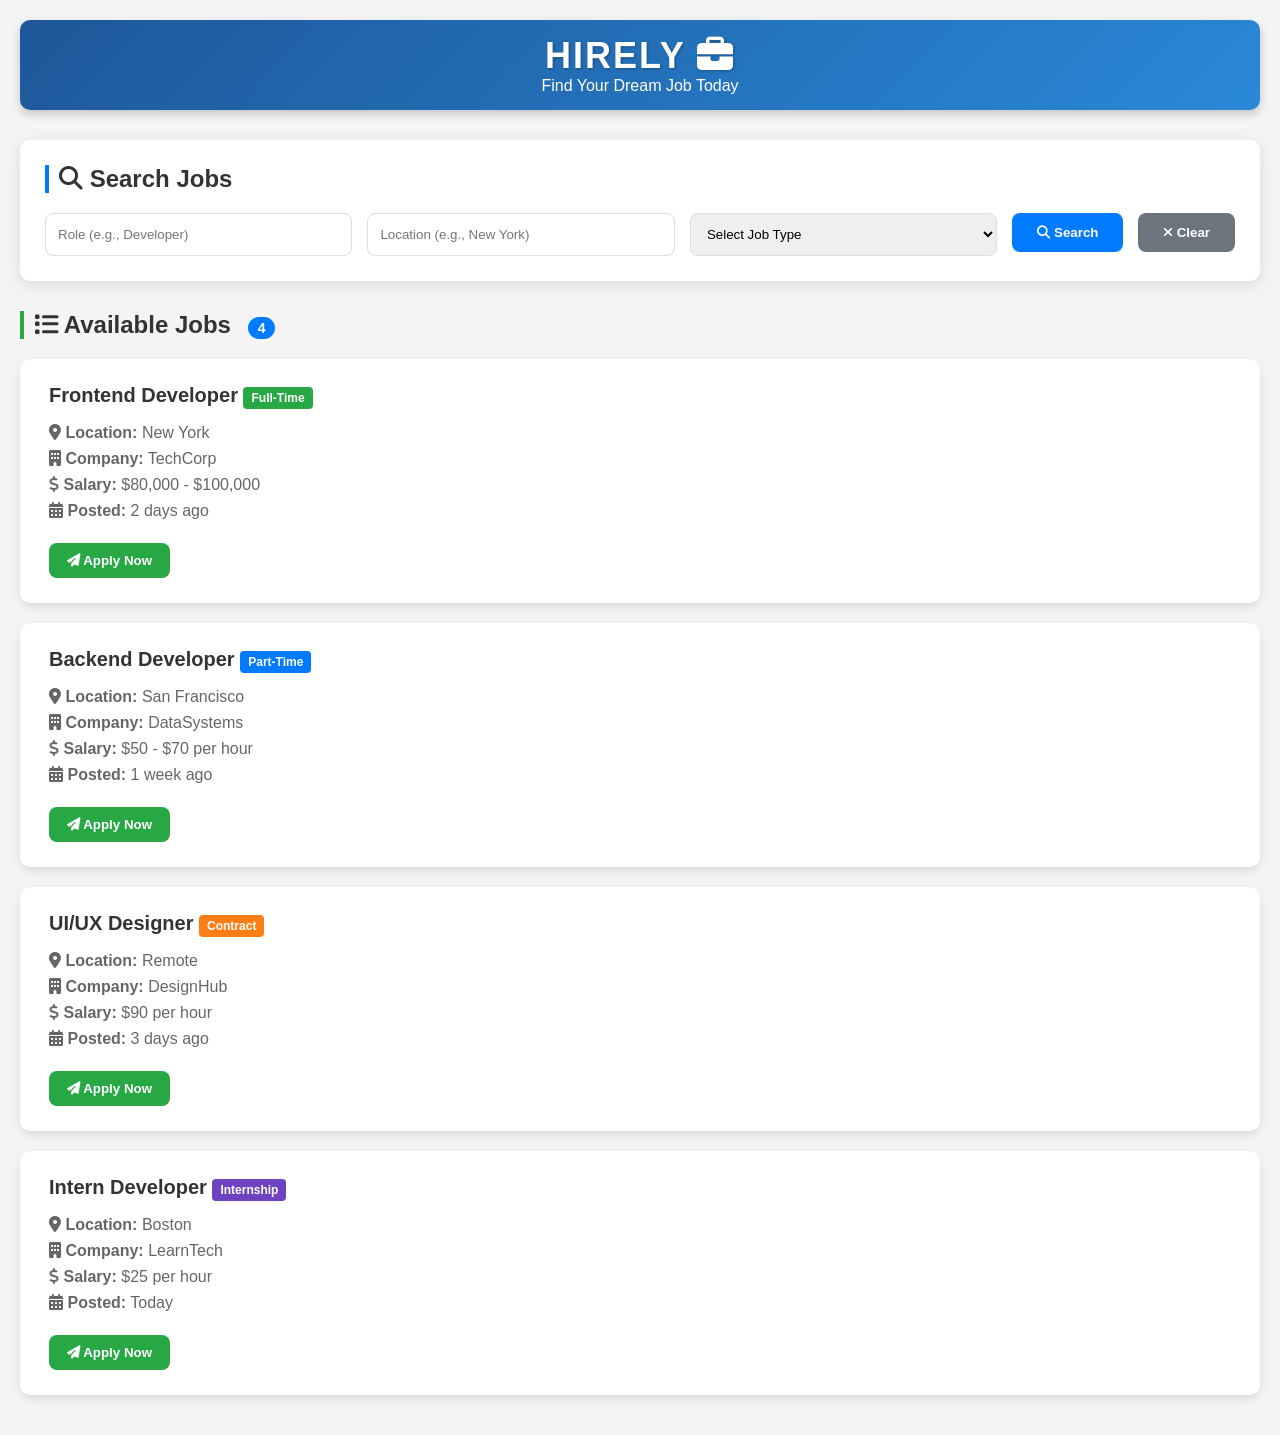
<file: index.html>
<!DOCTYPE html>
<html lang="en">
<head>
  <meta charset="UTF-8">
  <meta name="viewport" content="width=device-width, initial-scale=1">
  <title>Job Search Portal</title>
  <link rel="stylesheet" href="styles.css">
  <link rel="stylesheet" href="https://cdnjs.cloudflare.com/ajax/libs/font-awesome/6.4.0/css/all.min.css">
</head>
<body>

  <header>
    <h1>HIRELY <i class="fas fa-briefcase"></i></h1>
    <p>Find Your Dream Job Today</p>
  </header>

  <section class="filters">
    <h2><i class="fas fa-search"></i> Search Jobs</h2>
    <form id="search-form">
      <input type="text" id="role-input" placeholder="Role (e.g., Developer)">
      <input type="text" id="location-input" placeholder="Location (e.g., New York)">
      <select id="job-type-select">
        <option value="">Select Job Type</option>
        <option value="Full-Time">Full-Time</option>
        <option value="Part-Time">Part-Time</option>
        <option value="Internship">Internship</option>
        <option value="Contract">Contract</option>
      </select>
      <div>
        <button type="submit"><i class="fas fa-search"></i> Search</button>
        <button type="button" id="clear-filters"><i class="fas fa-times"></i> Clear</button>
      </div>
    </form>
  </section>

  <div id="no-results" class="message">
    <i class="fas fa-exclamation-circle"></i> No jobs match your search criteria. Try different filters.
  </div>

  <section class="job-listings">
    <h2><i class="fas fa-list"></i> Available Jobs <span id="job-count" class="count-badge">4</span></h2>

    <div class="job-card">
      <h3>Frontend Developer <span class="job-badge badge-fulltime">Full-Time</span></h3>
      <p><i class="fas fa-map-marker-alt"></i> <strong>Location:</strong> New York</p>
      <p><i class="fas fa-building"></i> <strong>Company:</strong> TechCorp</p>
      <p><i class="fas fa-dollar-sign"></i> <strong>Salary:</strong> $80,000 - $100,000</p>
      <p><i class="fas fa-calendar-alt"></i> <strong>Posted:</strong> 2 days ago</p>
      <button><i class="fas fa-paper-plane"></i> Apply Now</button>
    </div>

    <div class="job-card">
      <h3>Backend Developer <span class="job-badge badge-parttime">Part-Time</span></h3>
      <p><i class="fas fa-map-marker-alt"></i> <strong>Location:</strong> San Francisco</p>
      <p><i class="fas fa-building"></i> <strong>Company:</strong> DataSystems</p>
      <p><i class="fas fa-dollar-sign"></i> <strong>Salary:</strong> $50 - $70 per hour</p>
      <p><i class="fas fa-calendar-alt"></i> <strong>Posted:</strong> 1 week ago</p>
      <button><i class="fas fa-paper-plane"></i> Apply Now</button>
    </div>

    <div class="job-card">
      <h3>UI/UX Designer <span class="job-badge badge-contract">Contract</span></h3>
      <p><i class="fas fa-map-marker-alt"></i> <strong>Location:</strong> Remote</p>
      <p><i class="fas fa-building"></i> <strong>Company:</strong> DesignHub</p>
      <p><i class="fas fa-dollar-sign"></i> <strong>Salary:</strong> $90 per hour</p>
      <p><i class="fas fa-calendar-alt"></i> <strong>Posted:</strong> 3 days ago</p>
      <button><i class="fas fa-paper-plane"></i> Apply Now</button>
    </div>

    <div class="job-card">
      <h3>Intern Developer <span class="job-badge badge-internship">Internship</span></h3>
      <p><i class="fas fa-map-marker-alt"></i> <strong>Location:</strong> Boston</p>
      <p><i class="fas fa-building"></i> <strong>Company:</strong> LearnTech</p>
      <p><i class="fas fa-dollar-sign"></i> <strong>Salary:</strong> $25 per hour</p>
      <p><i class="fas fa-calendar-alt"></i> <strong>Posted:</strong> Today</p>
      <button><i class="fas fa-paper-plane"></i> Apply Now</button>
    </div>
  </section>

  <script src="script.js"></script>
</body>
</html>
</file>
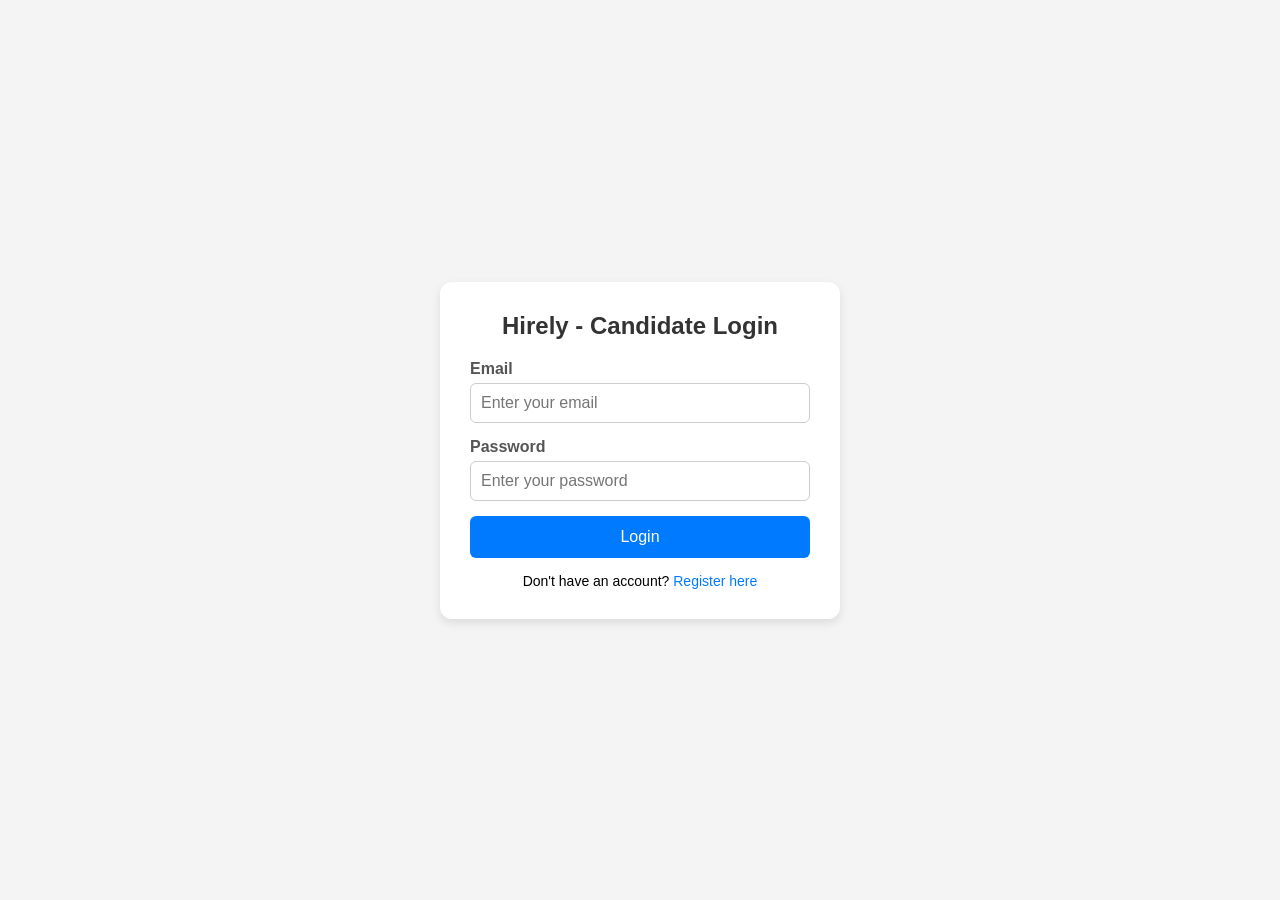
<file: login.html>
<!DOCTYPE html>
<html lang="en">
<head>
  <meta charset="UTF-8">
  <meta name="viewport" content="width=device-width, initial-scale=1">
  <title>Login - Job Search Portal</title>
  <link rel="stylesheet" href="login.css">
</head>
<body>
  
  <div class="login-container">
    <h2> Hirely - Candidate Login</h2>
    <form action="index.html">
      <label for="email">Email</label>
      <input type="email" id="email" placeholder="Enter your email" required>

      <label for="password">Password</label>
      <input type="password" id="password" placeholder="Enter your password" required>

      <button type="submit">Login</button>
      <p class="signup-link">Don't have an account? <a href="#">Register here</a></p>
    </form>
  </div>

</body>
</html>
</file>
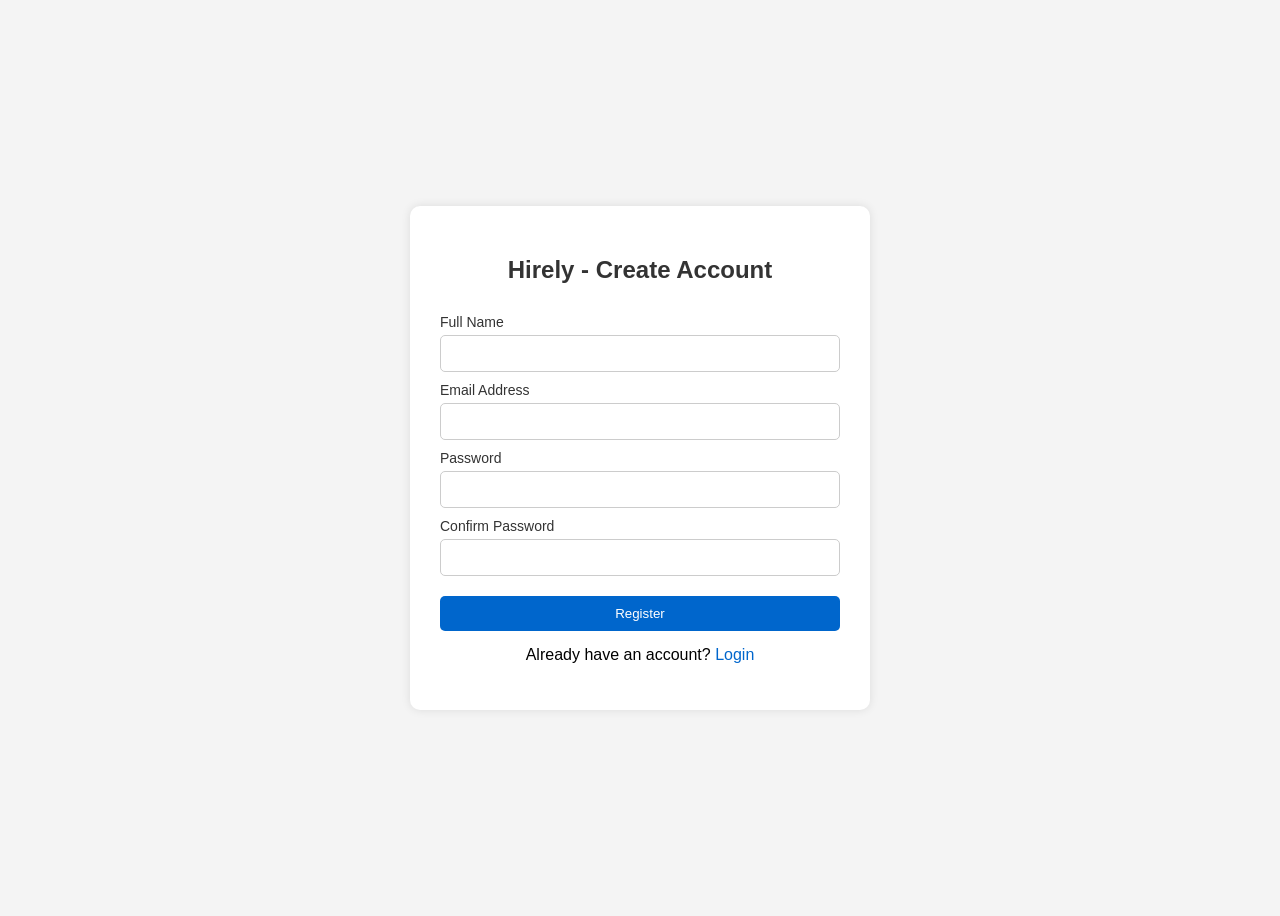
<file: registration.html>
<!DOCTYPE html>
<html lang="en">
<head>
  <meta charset="UTF-8">
  <title>Register - Hirely</title>
  <link rel="stylesheet" href="registration.css">
</head>
<body>
  <div class="register-container">
    <h2>Hirely - Create Account</h2>
    <form action="#" method="post">
      <label for="name">Full Name</label>
      <input type="text" id="name" name="name" required>

      <label for="email">Email Address</label>
      <input type="email" id="email" name="email" required>

      <label for="password">Password</label>
      <input type="password" id="password" name="password" required>

      <label for="confirm-password">Confirm Password</label>
      <input type="password" id="confirm-password" name="confirm-password" required>

      <button type="submit">Register</button>
      <p>Already have an account? <a href="login.html">Login</a></p>
    </form>
  </div>
</body>
</html>
</file>
<file: styles.css>
* {
	margin: 0;
	padding: 0;
	box-sizing: border-box;
  }
  
  body {
	font-family: Arial, sans-serif;
	background-color: #f4f4f4;
	padding: 20px;
  }
  
  header {
	text-align: center;
	margin-bottom: 30px;
	padding: 15px;
	background: linear-gradient(135deg, #1e5799, #2989d8);
	color: white;
	border-radius: 10px;
	box-shadow: 0 4px 10px rgba(0,0,0,0.2);
  }
  
  header h1 {
	font-size: 36px;
	letter-spacing: 2px;
	text-shadow: 1px 1px 3px rgba(0,0,0,0.3);
  }
  
  .filters {
	background: #fff;
	padding: 25px;
	margin-bottom: 30px;
	border-radius: 10px;
	box-shadow: 0 4px 15px rgba(0,0,0,0.1);
	transition: all 0.3s ease;
  }
  
  .filters:hover {
	transform: translateY(-5px);
	box-shadow: 0 10px 20px rgba(0,0,0,0.1);
  }
  
  .filters h2 {
	margin-bottom: 20px;
	color: #333;
	border-left: 4px solid #007bff;
	padding-left: 10px;
  }
  
  .filters form {
	display: flex;
	flex-wrap: wrap;
	gap: 15px;
  }
  
  .filters input, .filters select {
	flex: 1 1 200px;
	padding: 12px;
	border: 1px solid #ddd;
	border-radius: 8px;
	transition: all 0.3s ease;
  }
  
  .filters input:focus, .filters select:focus {
	border-color: #007bff;
	box-shadow: 0 0 0 2px rgba(0,123,255,0.25);
	outline: none;
  }
  
  .filters button {
	padding: 12px 25px;
	background: #007bff;
	color: white;
	border: none;
	border-radius: 8px;
	cursor: pointer;
	transition: all 0.3s ease;
	font-weight: bold;
  }
  
  .filters button:hover {
	background: #0056b3;
	transform: scale(1.05);
  }
  
  .job-listings h2 {
	margin-bottom: 20px;
	color: #333;
	border-left: 4px solid #28a745;
	padding-left: 10px;
  }
  
  .job-card {
	background: white;
	margin-bottom: 20px;
	padding: 25px;
	border-radius: 10px;
	box-shadow: 0 4px 10px rgba(0,0,0,0.1);
	transition: all 0.3s ease;
	border-left: 4px solid transparent;
  }
  
  .job-card:hover {
	transform: translateY(-5px);
	box-shadow: 0 10px 20px rgba(0,0,0,0.15);
	border-left: 4px solid #28a745;
  }
  
  .job-card h3 {
	margin-bottom: 15px;
	color: #333;
	font-size: 20px;
  }
  
  .job-card p {
	margin-bottom: 8px;
	color: #666;
  }
  
  .job-card button {
	margin-top: 15px;
	padding: 10px 18px;
	background: #28a745;
	color: white;
	border: none;
	border-radius: 8px;
	cursor: pointer;
	transition: all 0.3s ease;
	font-weight: bold;
  }
  
  .job-card button:hover {
	background: #1e7e34;
	transform: scale(1.05);
  }
  
  .job-badge {
	display: inline-block;
	margin-right: 5px;
	padding: 4px 8px;
	border-radius: 4px;
	font-size: 12px;
	font-weight: bold;
	color: white;
  }
  
  .badge-fulltime { background-color: #28a745; }
  .badge-parttime { background-color: #007bff; }
  .badge-internship { background-color: #6f42c1; }
  .badge-contract { background-color: #fd7e14; }
  
  .message {
	text-align: center;
	padding: 20px;
	background: #f8f9fa;
	border-radius: 10px;
	margin-bottom: 20px;
	display: none;
  }
  
  #clear-filters {
	background: #6c757d;
	margin-left: 10px;
  }
  
  #clear-filters:hover {
	background: #5a6268;
  }
  
  .count-badge {
	background: #007bff;
	color: white;
	padding: 3px 10px;
	border-radius: 20px;
	font-size: 14px;
	margin-left: 10px;
  }
</file>
<file: login.css>
* {
	margin: 0;
	padding: 0;
	box-sizing: border-box;
  }
h2{
	text-align: left;
}
  
  body {
	background-color: #f4f4f4;
	font-family: Arial, sans-serif;
	display: flex;
	height: 100vh;
	align-items: center;
	justify-content: center;
  }
  
  .login-container {
	background-color: white;
	padding: 30px;
	border-radius: 12px;
	box-shadow: 0 4px 10px rgba(0,0,0,0.1);
	width: 100%;
	max-width: 400px;
  }
  
  .login-container h2 {
	text-align: center;
	margin-bottom: 20px;
	color: #333;
  }
  
  .login-container form {
	display: flex;
	flex-direction: column;
  }
  
  .login-container label {
	margin-bottom: 5px;
	color: #555;
	font-weight: bold;
  }
  
  .login-container input {
	padding: 10px;
	margin-bottom: 15px;
	border: 1px solid #ccc;
	border-radius: 6px;
	font-size: 16px;
  }
  
  .login-container button {
	background-color: #007bff;
	color: white;
	padding: 12px;
	border: none;
	border-radius: 6px;
	font-size: 16px;
	cursor: pointer;
	transition: background-color 0.3s ease;
  }
  
  .login-container button:hover {
	background-color: #0056b3;
  }
  
  .signup-link {
	text-align: center;
	margin-top: 15px;
	font-size: 14px;
  }
  
  .signup-link a {
	color: #007bff;
	text-decoration: none;
  }
  .signup-link a:hover {
	text-decoration: underline;
  }
</file>
<file: registration.css>
body {
	font-family: Arial, sans-serif;
	background-color: #f4f4f4;
	display: flex;
	justify-content: center;
	align-items: center;
	height: 100vh;
  }
  
  .register-container {
	background-color: #fff;
	padding: 30px;
	width: 100%;
	max-width: 400px;
	box-shadow: 0 0 10px rgba(0, 0, 0, 0.1);
	border-radius: 10px;
  }
  
  h2 {
	text-align: center;
	color: #333;
  }
  
  form {
	display: flex;
	flex-direction: column;
  }
  
  label {
	margin-top: 10px;
	color: #333;
	font-size: 14px;
  }
  
  input {
	padding: 10px;
	margin-top: 5px;
	border: 1px solid #ccc;
	border-radius: 5px;
  }
  
  button {
	margin-top: 20px;
	padding: 10px;
	background-color: #0066cc;
	color: white;
	border: none;
	border-radius: 5px;
	cursor: pointer;
  }
  
  button:hover {
	background-color: #004999;
  }
  
  p {
	text-align: center;
	margin-top: 15px;
  }
  
  a {
	color: #0066cc;
	text-decoration: none;
  }
</file>
